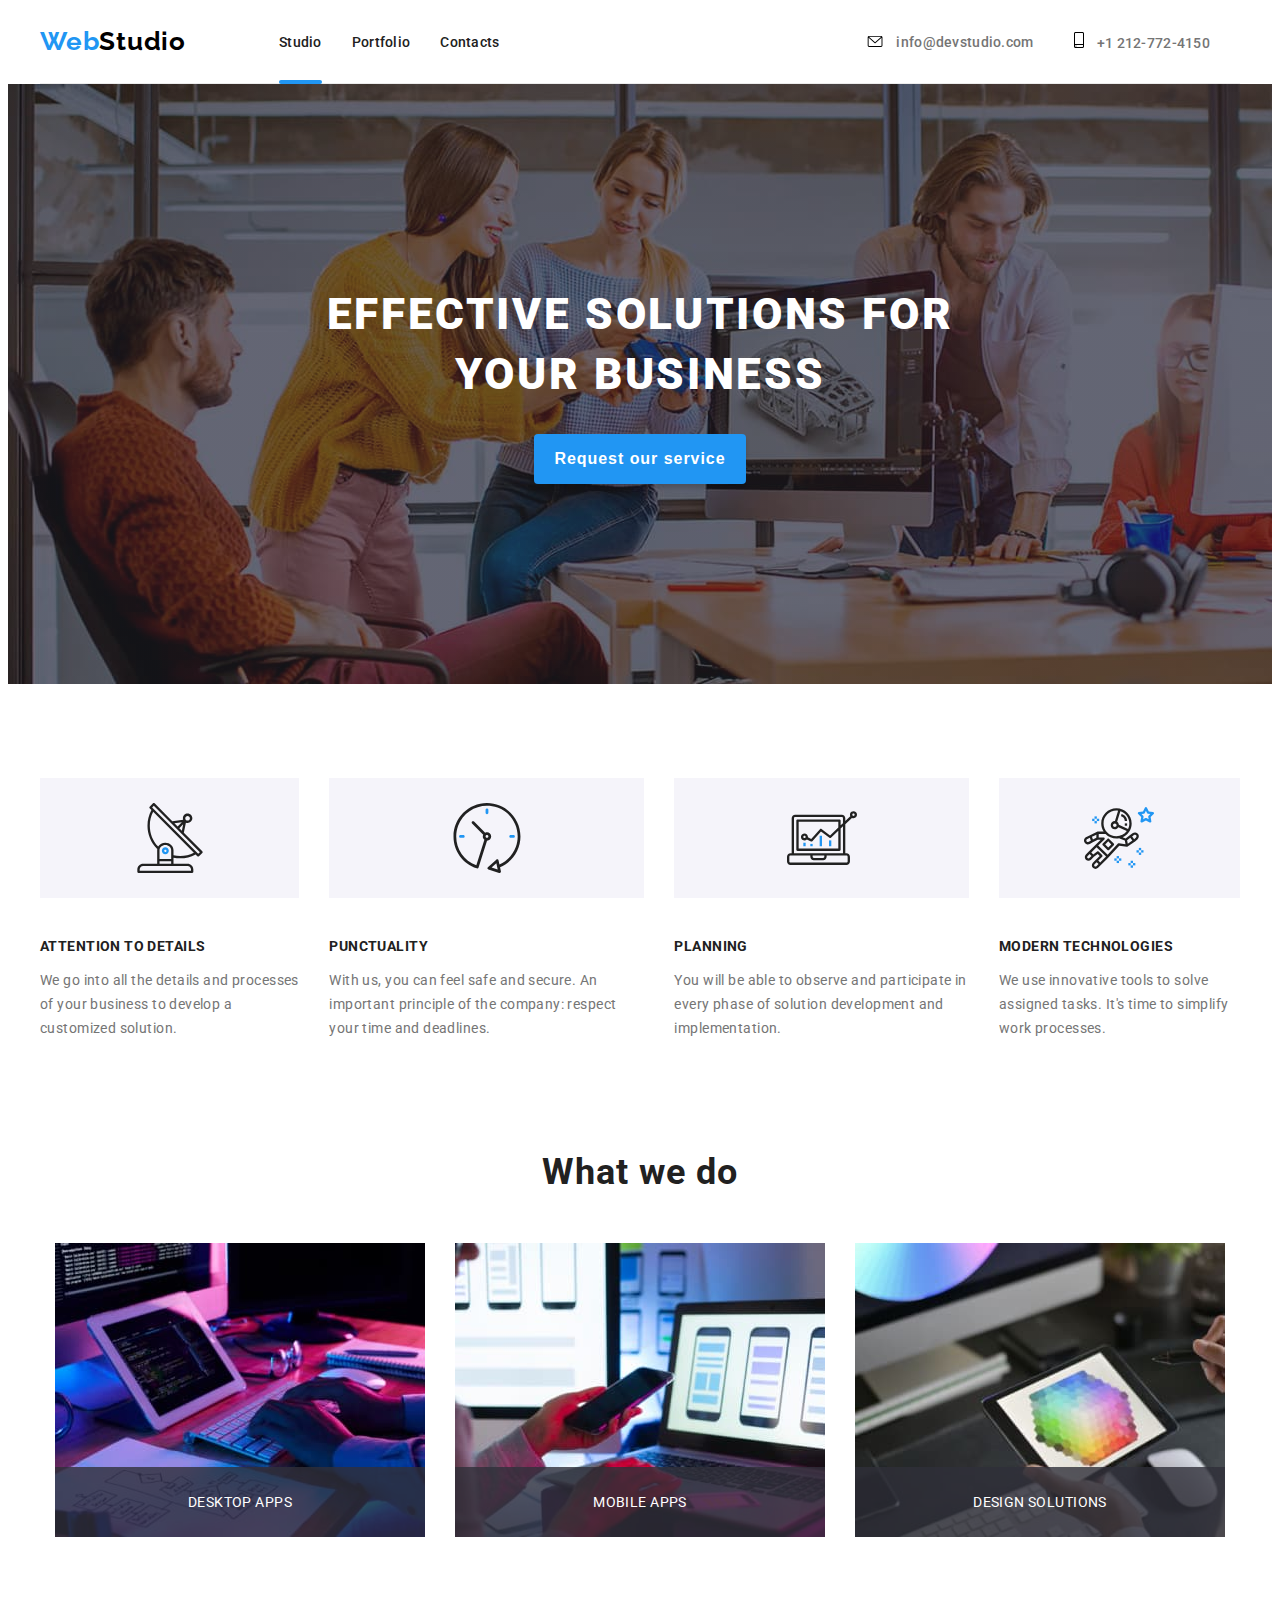
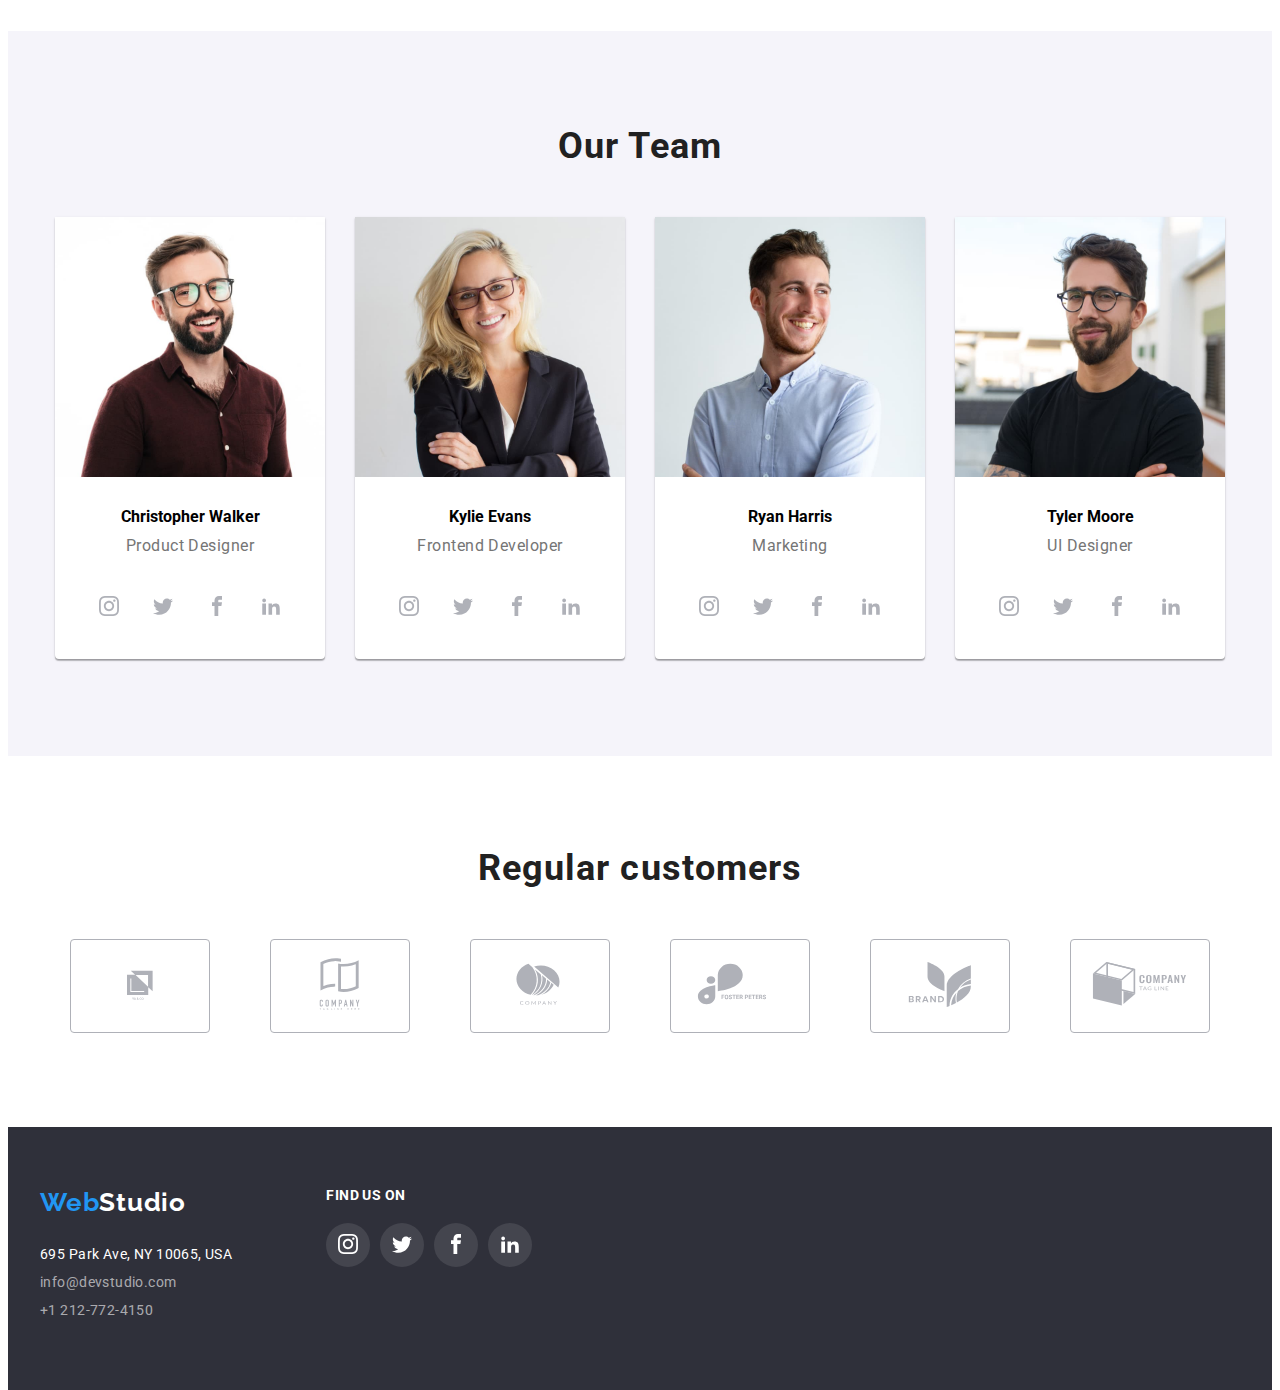
<file: index.html>
<!DOCTYPE html>
<html lang="en">
<head>
    <meta>
    <title>Web Home Studio Project</title>
    <link rel="preconnect" href="https://fonts.googleapis.com">
    <link rel="preconnect" href="https://fonts.gstatic.com" crossorigin>
    <link href="https://fonts.googleapis.com/css2?family=Raleway:wght@700&family=Roboto:wght@400;500;700;900&display=swap" rel="stylesheet">  
    <link rel="stylesheet" href="./css/styles.css">
</head>
<body>
    <div class="modal is-hidden" data-modal>
        <div class="inner-div">
            <button data-modal-close>
                <svg class="modal-icon" width="11" height="11">
                <use href="./images/symbol-defs.svg#icon-Vector">
                </use>
            </svg></button>
            <p></p>
        </div>
    </div>
    <!--HeaderClass-->
    <header class="header">    
        <div class="container">
            <div class="header-navigation">
                <a class="WebStudio-info-header" href="Web">Web<span id="studio1">Studio</span></a>
                <nav class="nav-link">
                    <ul class="header-left">
                        <li><a class="page-link-a" href="./index.html">Studio</a></li>
                        <li><a class="page-link" href="./portofolio.html">Portfolio</a></li>
                        <li><a class="page-link" href="Contacts">Contacts</a></li>
                    </ul>
                    <ul class="header-right">
                        <li class="header-right-envelope">
                            <a class="contact-link" href="mailto:info@devstudio.com">
                                <svg class="header-icons" width="16" height="12">
                                    <use href="./images/symbol-defs.svg#icon-envelope"></use>
                                </svg>
                                info@devstudio.com
                            </a>
                        </li>
                        <li class="header-right-phone">
                            <a class="contact-link" href="tel:+1 212-772-4150">
                                <svg class="header-icons" width="10" height="16">
                                    <use href="./images/symbol-defs.svg#icon-smartphone"></use>
                                </svg> 
                                +1 212-772-4150
                            </a>
                        </li>
                    </ul>
                </nav>   
            </div>
         </div>
     </header>
    <main>
        <!--OurMottoSection-->
        <div class="head-background">
        <section class="head section">
            <div class="container">
                <h1 class="head-title">EFFECTIVE SOLUTIONS FOR YOUR BUSINESS</h1>
                <button data-modal-open class="head-button" type="button">Request our service</button>
            </div>
        </section>
        </div>
        <!--OurQualities-->
        <section class="section">
            <div class="container">
                <ul class="our-description">
                    <li class="our-every-description">
                        <a href="#">
                            <svg width="70" height="70">
                                <use href="./images/symbol-defs.svg#icon-antenna-1"></use>
                            </svg>
                        </a>
                        <h3 class="title" >ATTENTION TO DETAILS</h3>
                        <p class="description">We go into all the details and processes of your business to develop a customized solution.</p>
                    </li>
                    <li class="our-every-description">
                        <a href="#">
                            <svg width="70" height="70">
                                <use href="./images/symbol-defs.svg#icon-clock-1"></use>
                            </svg>
                        </a>
                        <h3 class="title" >PUNCTUALITY</h3>
                        <p class="description">With us, you can feel safe and secure. An important principle of the company: respect your time and deadlines.</p>
                    </li>
                    <li class="our-every-description">
                        <a href="#">
                            <svg width="70" height="70">
                                <use href="./images/symbol-defs.svg#icon-diagram-1"></use>
                            </svg>
                        </a>
                        <h3 class="title" >PLANNING</h3>
                        <p class="description">You will be able to observe and participate in every phase of solution development and implementation.</p>
                    </li>
                    <li class="our-every-description">
                        <a href="#">
                            <svg width="70" height="70">
                                <use href="./images/symbol-defs.svg#icon-astronaut-1"></use>
                            </svg>
                        </a>
                        <h3 class="title" >MODERN TECHNOLOGIES</h3>
                        <p class="description">We use innovative tools to solve assigned tasks. It's time to simplify work processes.</p>
                    </li>
                </ul>
            </div>
        </section>
        </div>
        <!--WhatWeDoSection-->
        <section class="what-we-do section">
            <div class="container">
                <h2 class="title-what-we-do">What we do</h2>
                <ul class="what-we-do-img">
                    <li class="what-we-do-exemple">
                        <img src="./images/Tablet and comp 1.jpg" alt="Tablet and comp 1" width="370" height="294">
                        <p class="what-we-do-description">DESKTOP APPS</p>
                    </li>
                    <li class="what-we-do-exemple">
                        <img src="./images/Tablet and comp 2.jpg" alt="Tablet and comp 2" width="370" height="294">
                        <p class="what-we-do-description">MOBILE APPS</p>
                    </li>
                    <li class="what-we-do-exemple">
                        <img src="./images/Tablet and comp 3.jpg" alt="Tablet and comp 3" width="370" height="294">
                        <p class="what-we-do-description">DESIGN SOLUTIONS</p>
                    </li>
                </ul>
            </div>
        </section>
        </div>
        <!--OurTeamSection-->
        <section class="section-our-team section">
            <div class="container">
                <h2 class="title-our-team">Our Team</h2>
                <ul class="our-team">
                    <li class="card-team">
                        <img class="img-team" src="./images/Christopher Walker-2.jpg" alt="Christopher Walker" width="270" height="260">
                        <h3 class="title-team">Christopher Walker</h3>
                        <p class="description-team">Product Designer</p>
                        <div class="social-media-icons">
                            <ul class="social-media-icons-list">
                                <li class="icon-list-item">
                                    <a href="#">
                                    <svg width="20" height="20" fill="#AFB1B8">
                                        <use href="./images/symbol-defs.svg#icon-instagram"></use>
                                    </svg>
                                </a></li>
                                <li class="icon-list-item">
                                    <a href="#">
                                    <svg width="20" height="20" fill="#AFB1B8">
                                        <use href="./images/symbol-defs.svg#icon-twitter"></use>
                                    </svg>
                                </a></li>
                                <li class="icon-list-item">
                                    <a href="#">
                                    <svg width="20" height="20" fill="#AFB1B8">
                                        <use href="./images/symbol-defs.svg#icon-facebook"></use>
                                    </svg>
                                </a></li>
                                <li class="icon-list-item">
                                    <a href="#">
                                    <svg width="20" height="20" fill="#AFB1B8">
                                        <use href="./images/symbol-defs.svg#icon-linkedin2"></use>
                                    </svg>
                                </a></li>
                            </ul>
                        </div>
                    </li>
                    <li class="card-team">
                        <img class="img-team" src="./images/Kylie Evans-2.jpg" alt="Kylie Evans" width="270" height="260">
                        <h3 class="title-team">Kylie Evans</h3>
                        <p class="description-team">Frontend Developer</p>
                        <div class="social-media-icons">
                            <ul class="social-media-icons-list">
                                <li class="icon-list-item">
                                    <a href="#">
                                    <svg width="20" height="20" fill="#AFB1B8">
                                        <use href="./images/symbol-defs.svg#icon-instagram"></use>
                                    </svg>
                                </a></li>
                                <li class="icon-list-item">
                                    <a href="#">
                                    <svg width="20" height="20" fill="#AFB1B8">
                                        <use href="./images/symbol-defs.svg#icon-twitter"></use>
                                    </svg>
                                </a></li>
                                <li class="icon-list-item">
                                    <a href="#">
                                    <svg width="20" height="20" fill="#AFB1B8">
                                        <use href="./images/symbol-defs.svg#icon-facebook"></use>
                                    </svg>
                                </a></li>
                                <li class="icon-list-item">
                                    <a href="#">
                                    <svg width="20" height="20" fill="#AFB1B8">
                                        <use href="./images/symbol-defs.svg#icon-linkedin2"></use>
                                    </svg>
                                </a></li>
                            </ul>
                        </div>
                    </li>
                    <li class="card-team">
                        <img class="img-team" src="./images/Ryan Harris-2.jpg" alt="Ryan Harris" width="270" height="260">
                        <h3 class="title-team">Ryan Harris</h3>
                        <p class="description-team">Marketing</p>
                        <div class="social-media-icons">
                            <ul class="social-media-icons-list">
                                <li class="icon-list-item">
                                    <a href="#">
                                    <svg width="20" height="20" fill="#AFB1B8">
                                        <use href="./images/symbol-defs.svg#icon-instagram"></use>
                                    </svg>
                                </a></li>
                                <li class="icon-list-item">
                                    <a href="#">
                                    <svg width="20" height="20" fill="#AFB1B8">
                                        <use href="./images/symbol-defs.svg#icon-twitter"></use>
                                    </svg>
                                </a></li>
                                <li class="icon-list-item">
                                    <a href="#">
                                    <svg width="20" height="20" fill="#AFB1B8">
                                        <use href="./images/symbol-defs.svg#icon-facebook"></use>
                                    </svg>
                                </a></li>
                                <li class="icon-list-item">
                                    <a href="#">
                                    <svg width="20" height="20" fill="#AFB1B8">
                                        <use href="./images/symbol-defs.svg#icon-linkedin2"></use>
                                    </svg>
                                </a></li>
                            </ul>
                        </div>
                    </li>
                    <li class="card-team">
                        <img class="img-team" src="./images/Tyler Moore-2.jpg" alt="Tyler Moore" width="270" height="260">
                        <h3 class="title-team">Tyler Moore</h3>
                        <p class="description-team">UI Designer</p>
                        <div class="social-media-icons">
                            <ul class="social-media-icons-list">
                                <li class="icon-list-item">
                                    <a href="#">
                                    <svg width="20" height="20" fill="#AFB1B8">
                                        <use href="./images/symbol-defs.svg#icon-instagram"></use>
                                    </svg>
                                </a></li>
                                <li class="icon-list-item">
                                    <a href="#">
                                    <svg width="20" height="20" fill="#AFB1B8">
                                        <use href="./images/symbol-defs.svg#icon-twitter"></use>
                                    </svg>
                                </a></li>
                                <li class="icon-list-item">
                                    <a href="#">
                                    <svg width="20" height="20" fill="#AFB1B8">
                                        <use href="./images/symbol-defs.svg#icon-facebook"></use>
                                    </svg>
                                </a></li>
                                <li class="icon-list-item">
                                    <a href="#">
                                    <svg width="20" height="20" fill="#AFB1B8">
                                        <use href="./images/symbol-defs.svg#icon-linkedin2"></use>
                                    </svg>
                                </a></li>
                            </ul>
                        </div>
                    </li>
                </ul>
            </div>
        </section>
        </div>
        <!--RegularCustomers-->
        <div class="regular-customers">
            <div class="container">
                <h2 class="title-regular-customers">Regular customers</h2>
                <ul class="regular-customers-list">
                    <li class="card-regular-customers"><a href="#">
                        <svg width="106" height="60" fill="#AFB1B8">
                            <use href="./images/symbol-defs.svg#icon-Client-1"></use>
                        </svg>
                    </a></li>
                    <li class="card-regular-customers"><a href="#">
                        <svg width="106" height="60" fill="#AFB1B8">
                            <use href="./images/symbol-defs.svg#icon-Logo"></use>
                        </svg>
                    </a></li>
                    <li class="card-regular-customers"><a href="#">
                        <svg width="106" height="60" fill="#AFB1B8">
                            <use href="./images/symbol-defs.svg#icon-Logo-1"></use>
                        </svg>
                    </a></li>
                    <li class="card-regular-customers"><a href="#">
                        <svg width="106" height="60" fill="#AFB1B8">
                            <use href="./images/symbol-defs.svg#icon-Logo-2"></use>
                        </svg>
                    </a></li>
                    <li class="card-regular-customers"><a href="#">
                        <svg width="106" height="60" fill="#AFB1B8">
                            <use href="./images/symbol-defs.svg#icon-Logo-3"></use>
                        </svg>
                    </a></li>
                    <li class="card-regular-customers"><a href="#">
                        <svg width="106" height="60" fill="#AFB1B8">
                            <use href="./images/symbol-defs.svg#icon-Logo-4"></use>
                        </svg>
                    </a></li>
                </ul>
            </div>
        </div>
    </main>
    <!--FooterSection-->
    <footer class="footer">
        <div class="container">
            <div class="footer-navigation">
                <div class="left-footer">
                    <a class="WebStudio-info-footer bottom-webstudio" href="Web">Web<span id="studio2">Studio</span></a>
                    <address>
                        <ul class="adress-footer-list">
                            <li class="footer-adress"><a class="adress-link-footer" href="695 Park Ave, NY 10065, USA">695 Park Ave, NY 10065, USA</a></li>
                            <li class="footer-adress"><a class="contact-link-footer" href="mailto:info@devstudio.com">info@devstudio.com</a></li>
                            <li class="footer-adress"><a class="contact-link-footer" href="tel:+1 212-772-4150">+1 212-772-4150</a></li>
                        </ul>
                    </address>
                </div>
                <div class="social-media-icons-footer right-footer">
                    <p class="find-us-on">FIND US ON</p>
                    <ul class="social-media-icons-list-footer">
                        <li class="icon-list-item-footer">
                            <a href="#">
                            <svg width="20" height="20" fill="white">
                                <use href="./images/symbol-defs.svg#icon-instagram"></use>
                            </svg>
                        </a></li>
                        <li class="icon-list-item-footer">
                            <a href="#">
                            <svg width="20" height="20" fill="white">
                                <use href="./images/symbol-defs.svg#icon-twitter"></use>
                            </svg>
                        </a></li>
                        <li class="icon-list-item-footer">
                            <a href="#">
                            <svg width="20" height="20" fill="white">
                                <use href="./images/symbol-defs.svg#icon-facebook"></use>
                            </svg>
                        </a></li>
                        <li class="icon-list-item-footer">
                            <a href="#">
                            <svg width="20" height="20" fill="white">
                                <use href="./images/symbol-defs.svg#icon-linkedin2"></use>
                            </svg>
                        </a></li>
                    </ul>
                </div>
            </div>
        </div>        
    </footer>
    <script src="./js/modal.js"></script>
</body>
</html>
</file>
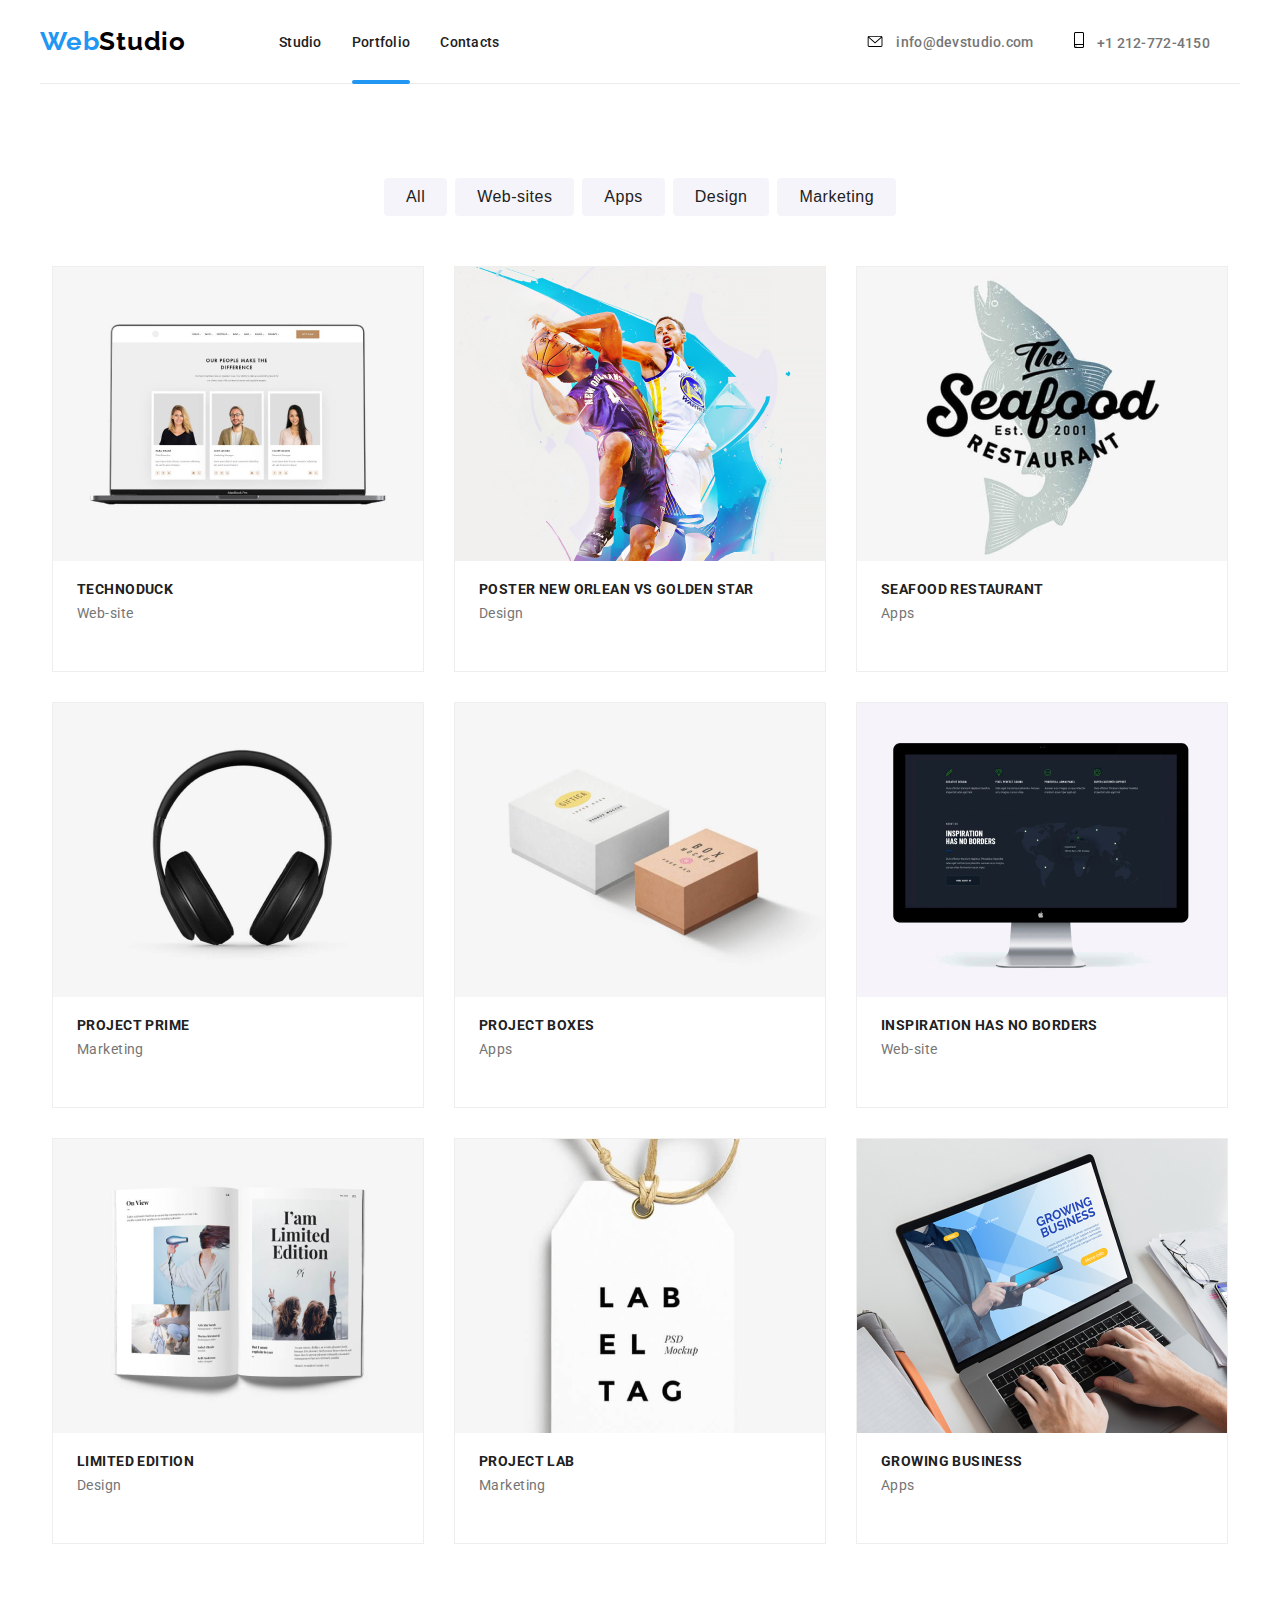
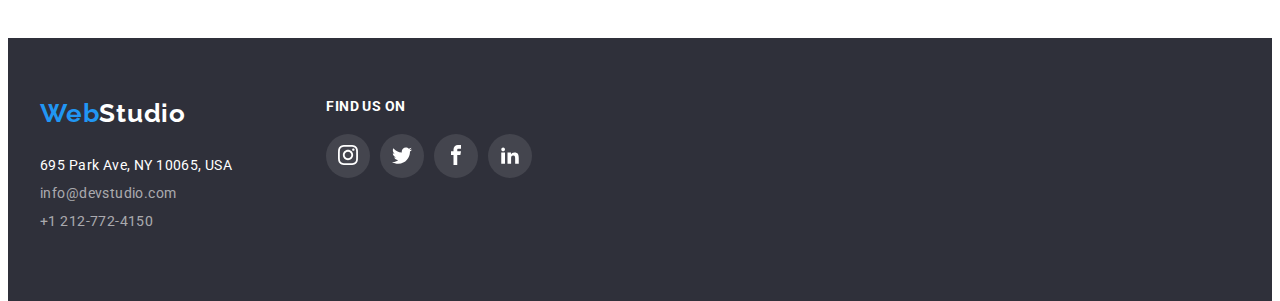
<file: portofolio.html>
<!DOCTYPE html>
<html lang="en">
<head>
    <meta>
    <title>Web Home Studio Project</title>
    <link rel="preconnect" href="https://fonts.googleapis.com">
    <link rel="preconnect" href="https://fonts.gstatic.com" crossorigin>
    <link href="https://fonts.googleapis.com/css2?family=Raleway:wght@700&family=Roboto:wght@400;500;700;900&display=swap" rel="stylesheet">  
    <link rel="stylesheet" href="./css/styles.css">
</head>
<body>
    <!--HeaderClass-->
    <header class="header">    
        <div class="container">
            <div class="header-navigation">
                <a class="WebStudio-info-header" href="Web">Web<span id="studio1">Studio</span></a>
                <nav class="nav-link">
                    <ul class="header-left">
                        <li><a class="page-link" href="./index.html">Studio</a></li>
                        <li><a class="page-link-a" href="./portofolio.html">Portfolio</a></li>
                        <li><a class="page-link" href="Contacts">Contacts</a></li>
                    </ul>
                    <ul class="header-right">
                        <li class="header-right-envelope">
                            <a class="contact-link" href="mailto:info@devstudio.com">
                                <svg class="header-icons" width="16" height="12">
                                    <use href="./images/symbol-defs.svg#icon-envelope"></use>
                                </svg>
                                info@devstudio.com
                            </a>
                        </li>
                        <li class="header-right-phone">
                            <a class="contact-link" href="tel:+1 212-772-4150">
                                <svg class="header-icons" width="10" height="16">
                                    <use href="./images/symbol-defs.svg#icon-smartphone"></use>
                                </svg> 
                                +1 212-772-4150
                            </a>
                        </li>
                    </ul>
                </nav>   
            </div>
         </div>
     </header>
    <main>
        <!--OurProjectsSection-->
        <section class="section-portofolio">
            <div class="container">
                <ul class="button-projects">
                    <li><button class="button" type="button">All</button></li>
                    <li><button class="button" type="button">Web-sites</button></li>
                    <li><button class="button" type="button">Apps</button></li>
                    <li><button class="button" type="button">Design</button></li>
                    <li><button class="button" type="button">Marketing</button></li>
                </ul>
                <ul class="portofolio">
                    <li class="card-portofolio">
                        <div class="card-portofolio-upper">
                            <div class="overlay">Technoduck is a state-of-the-art coronavirus distribution platform. Companies use this platform for digital espionage and attacks on competitors' secure servers.</div>
                            <img class="image-portofolio" src="./images/img-1.jpg" alt="">
                        </div>
                        <div class="card-portofolio-lower">
                            <h3 class="title" >Technoduck</h3>
                            <p class="description" >Web-site</p>
                        </div>
                    </li>
                    <li class="card-portofolio">
                        <div class="card-portofolio-upper">
                            <div class="overlay">Technoduck is a state-of-the-art coronavirus distribution platform. Companies use this platform for digital espionage and attacks on competitors' secure servers.</div>
                            <img class="image-portofolio" src="./images/img-2.jpg" alt="">
                        </div>
                        <div class="card-portofolio-lower">
                            <h3 class="title" >Poster New Orlean vs Golden Star</h3>
                            <p class="description">Design</p>
                        </div>
                    </li>
                    <li class="card-portofolio">
                        <div class="card-portofolio-upper">
                            <div class="overlay">Technoduck is a state-of-the-art coronavirus distribution platform. Companies use this platform for digital espionage and attacks on competitors' secure servers.</div>
                            <img class="image-portofolio" src="./images/img-3.jpg" alt="">
                        </div>
                        <div class="card-portofolio-lower">
                           <h3 class="title" >Seafood Restaurant</h3>
                           <p class="description">Apps</p>
                        </div>
                    </li>
                    <li class="card-portofolio">
                        <div class="card-portofolio-upper">
                            <div class="overlay">Technoduck is a state-of-the-art coronavirus distribution platform. Companies use this platform for digital espionage and attacks on competitors' secure servers.</div>
                            <img class="image-portofolio" src="./images/img-4.jpg" alt="">
                         </div>
                         <div class="card-portofolio-lower">
                            <h3 class="title" >Project Prime</h3>
                            <p class="description">Marketing</p>
                        </div>
                    </li>
                    <li class="card-portofolio">
                        <div class="card-portofolio-upper">
                            <div class="overlay">Technoduck is a state-of-the-art coronavirus distribution platform. Companies use this platform for digital espionage and attacks on competitors' secure servers.</div>
                            <img class="image-portofolio" src="./images/img-5.jpg" alt="">
                        </div>
                        <div class="card-portofolio-lower">
                            <h3 class="title" >Project Boxes</h3>
                            <p class="description">Apps</p>
                        </div>
                    </li>
                    <li class="card-portofolio">
                        <div class="card-portofolio-upper">
                            <div class="overlay">Technoduck is a state-of-the-art coronavirus distribution platform. Companies use this platform for digital espionage and attacks on competitors' secure servers.</div>
                            <img class="image-portofolio" src="./images/img-6.jpg" alt="">
                        </div>
                        <div class="card-portofolio-lower">
                            <h3 class="title" >Inspiration has no Borders</h3>
                            <p class="description">Web-site</p>
                        </div>
                    </li>
                    <li class="card-portofolio">
                        <div class="card-portofolio-upper">
                            <div class="overlay">Technoduck is a state-of-the-art coronavirus distribution platform. Companies use this platform for digital espionage and attacks on competitors' secure servers.</div>
                            <img class="image-portofolio" src="./images/img-7.jpg" alt="">
                        </div>
                        <div class="card-portofolio-lower">
                            <h3 class="title" >Limited Edition</h3>
                            <p class="description">Design</p>
                        </div>
                    </li>
                    <li class="card-portofolio">
                        <div class="card-portofolio-upper">
                            <div class="overlay">Technoduck is a state-of-the-art coronavirus distribution platform. Companies use this platform for digital espionage and attacks on competitors' secure servers.</div>
                            <img class="image-portofolio" src="./images/img-8.jpg" alt="">
                        </div>
                        <div class="card-portofolio-lower">
                            <h3 class="title" >Project LAB</h3>
                            <p class="description">Marketing</p>
                        </div>
                    </li>
                    <li class="card-portofolio">
                        <div class="card-portofolio-upper">
                            <div class="overlay">Technoduck is a state-of-the-art coronavirus distribution platform. Companies use this platform for digital espionage and attacks on competitors' secure servers.</div>
                            <img class="image-portofolio" src="./images/img-9.jpg" alt="">
                        </div>
                        <div class="card-portofolio-lower">
                            <h3 class="title" >Growing Business</h3>
                            <p class="description">Apps</p>
                        </div>
                    </li>
                </ul>
            </div>
        </section>
    </main>
    <!--FooterSection-->
    <footer class="footer">
        <div class="container">
            <div class="footer-navigation">
                <div class="left-footer">
                    <a class="WebStudio-info-footer bottom-webstudio" href="Web">Web<span id="studio2">Studio</span></a>
                    <address>
                        <ul class="adress-footer-list">
                            <li class="footer-adress"><a class="adress-link-footer" href="695 Park Ave, NY 10065, USA">695 Park Ave, NY 10065, USA</a></li>
                            <li class="footer-adress"><a class="contact-link-footer" href="mailto:info@devstudio.com">info@devstudio.com</a></li>
                            <li class="footer-adress"><a class="contact-link-footer" href="tel:+1 212-772-4150">+1 212-772-4150</a></li>
                        </ul>
                    </address>
                </div>
                <div class="social-media-icons-footer right-footer">
                    <p class="find-us-on">FIND US ON</p>
                    <ul class="social-media-icons-list-footer">
                        <li class="icon-list-item-footer">
                            <a href="#">
                            <svg width="20" height="20" fill="white">
                                <use href="./images/symbol-defs.svg#icon-instagram"></use>
                            </svg>
                        </a></li>
                        <li class="icon-list-item-footer">
                            <a href="#">
                            <svg width="20" height="20" fill="white">
                                <use href="./images/symbol-defs.svg#icon-twitter"></use>
                            </svg>
                        </a></li>
                        <li class="icon-list-item-footer">
                            <a href="#">
                            <svg width="20" height="20" fill="white">
                                <use href="./images/symbol-defs.svg#icon-facebook"></use>
                            </svg>
                        </a></li>
                        <li class="icon-list-item-footer">
                            <a href="#">
                            <svg width="20" height="20" fill="white">
                                <use href="./images/symbol-defs.svg#icon-linkedin2"></use>
                            </svg>
                        </a></li>
                    </ul>
                </div>
            </div>
        </div>        
    </footer>
</body>
</html>
</file>
<file: css/styles.css>
html {
    font-family: 'Roboto';
    font-style: normal;
    font-size: 14px;
}

li {
    list-style: none;
    text-decoration: none;
}

.container {
    width: 1200px;
    margin: 0px auto;
}

.section {
    /* padding: 94px 0px 0px 0px; */
    margin: 0px;
    margin: 0px auto;
}

.header-navigation { 
    background-color: white;
    font-weight: 500;
    line-height: 16px;
    letter-spacing: 0.02em;
    display: flex;
    justify-content: space-between;
    width: 100%;
    align-items: center;
    border-bottom: 1px solid #ECECEC;
}

.modal {
    background: rgba(0, 0, 0, 0.2);
    position: fixed;
    width: 100%;
    height: 100%;
    z-index: 1;
    display: flex;
    justify-content: center;
    align-items: center;
    transition: opacity 250ms linear;
}

.is-hidden {
    visibility: hidden;
    opacity: 0;
}

.inner-div {
    width: 528px;
    height: 581px;
    left: 536px;
    top: 221px;
    background: #FFFFFF;
    box-shadow: 0px 1px 3px rgba(0, 0, 0, 0.12), 0px 1px 1px rgba(0, 0, 0, 0.14), 0px 2px 1px rgba(0, 0, 0, 0.2);
    border-radius: 4px;
    transition: 250ms cubic-bezier(0.4, 0, 0.2, 1);
}
.inner-div > button {
    left: 490px;
    top: 8px;
    position: relative;
    padding: 0px;
    width: 30px;
    height: 30px;
    background: white;
    border: 1px solid rgba(0, 0, 0, 0.1);
    border-radius: 50%;
    /* position: absolute;
    width: 18px;
    height: 18px;
    left: 1032px;
    top: 235px; */
}

.modal-icon {
    
}

.nav-link {
    display: flex;
    flex-grow: 1;
    align-items: center;
    justify-content: space-between;
}

.header-left {
    display: flex;
    align-items: center;
    padding-inline-start: 0px;
    padding: 32px 0px;
}

.header-left :hover {
    color: #2196F3;
    cursor: pointer;
    transition: 250ms cubic-bezier(0.4, 0, 0.2, 1);
}

.header-left > li {
    padding-right: 30px;
}

.page-link {
    color: #212121;
    text-decoration: none;
}

.contact-link {
    color: #757575;
    text-decoration: none;
    padding-left: 10px;
}

.contact-link:hover {
    color:#2196F3;
    cursor: pointer;
    border: none;
    transition: 250ms cubic-bezier(0.4, 0, 0.2, 1);
}

.header-right-envelope svg:hover {
    fill: #2196F3;
}

.header-right-phone svg:hover {
    fill: #2196F3;
}

.WebStudio-info-header {
    font-family: 'Raleway';
    font-style: normal;
    font-weight: 700;
    font-size: 26px;
    line-height: 31px;
    letter-spacing: 0.03em;
    color: #2196F3;
    text-decoration: none;
    padding: 0 93px 0 0;
}

#studio1 {
    color: black;
  }
 
.header-right {
    color: #757575;
}

.header-right {
    display: flex;
    align-items: center;
    padding-inline-start: 0px;
    padding: 32px 0px;
}

.header-right-envelope {
    display: flex;
    /* padding-right: 10px; */
}

.header-right-phone {
    display: flex;
}

.header-icons {
    padding-right: 10px;
}

/*
.header-wright :hover {
    color:#2196F3;
    cursor: pointer;
    border: none;
} */

.header-right > li {
    padding-right: 30px;
}

.head-background {
    background-image: linear-gradient(rgba(47, 48, 58, 0.4) 180%, #C4C4C4 300%), url(../images/backgroung-Img.jpg);
    background-repeat: no-repeat;
    background-size: cover;
    height: 600px;
}

.head {
    /* background-color: #2F303A; */
}

.head-title {
    font-weight: 900;
    font-size: 44px;
    line-height: 60px;
    text-align: center;
    letter-spacing: 0.06em;
    text-transform: uppercase;
    color: #FFFFFF;
    width: 696px;
    padding-bottom: 30px;
    margin-inline-start: auto;
    margin-inline-end: auto;
    padding-top: 200px;
}

.head-button {
    height: 50px;
    background:  #2196F3;
    border-radius: 4px;
    box-shadow: 0px 4px 4px rgba(0, 0, 0, 0.15);
    cursor: pointer;
    font-weight: 700;
    font-size: 16px;
    line-height: 30px;
    display: flex;
    letter-spacing: 0.06em;
    color: #FFFFFF;
    border: none;
    padding: 0px 20px;
    margin-inline-start: auto;
    margin-inline-end: auto;
    justify-content: center;
    align-items: center;
}

.our-description {
    display: flex;
    gap: 30px;
    padding-top: 94px;
}

.our-every-description {
    display: flex;
    flex-direction: column;
    gap: 10px;
}

.our-description a {
    background-color: #F5F4FA;
    align-items: center;
    height: 120px;
    display: flex;
    justify-content: center;
    margin-bottom: 30px;
    }

.section-portofolio {
    display: flex;
    flex-direction: column;
    padding-top: 94px;
    padding-bottom: 94px;
}

.button-projects {
    list-style: none;
    border-radius: 4px;
    cursor: pointer;
    display: flex;
    justify-content: center;
    gap: 8px;
    height: 38px;
    padding-bottom: 50px;
}

.button {
    height: 38px;
    background: #F5F4FA;
    border-radius: 4px;
    cursor: pointer;
    font-weight: 500;
    font-size: 16px;
    line-height: 26px;
    text-align: center;
    letter-spacing: 0.03em;
    color: #212121;
    border: none;
    padding: 6px 22px 6px 22px;
}

.button:hover {
    color: #2196F3;
    cursor: pointer;
    border: none;
    width: auto;
    height: 38px;
    color: white;
    background: #2196F3;
    box-shadow: 0px 3px 1px rgba(0, 0, 0, 0.1), 0px 1px 2px rgba(0, 0, 0, 0.08), 0px 2px 2px rgba(0, 0, 0, 0.12);
    border-radius: 4px;
    transition: 250ms cubic-bezier(0.4, 0, 0.2, 1);
}

.portofolio {
    display: flex;
    justify-content: center;
    flex-wrap: wrap;
    gap: 30px;
}

.card-portofolio {
    flex-basis: 370px;
    height: 404px;
}

.card-portofolio:hover {
    box-shadow: 0px 1px 1px rgba(0, 0, 0, 0.12), 0px 4px 4px rgba(0, 0, 0, 0.06), 1px 4px 6px rgba(0, 0, 0, 0.16);
    cursor: pointer;
}

.overlay {
    font-weight: 400;
    font-size: 18px;
    line-height: 28px;
    letter-spacing: 0.03em;
    position: absolute;
    top: 0;
    left: 0;
    height: 294px;
    color: white;
    background: rgba(33, 150, 243, 0.9);
    overflow: hidden;
    transform: translatey(101%);
    transition: 250ms cubic-bezier(0.4, 0, 0.2, 1);
    padding: 63px 24px 91px 24px;
}

.card-portofolio-upper {
    position: relative;
    overflow: hidden;
    width: 370px;
    height: 294px;
    margin-left: auto;
    margin-right: auto;
}

.card-portofolio-upper:hover .overlay {
    transform: translateY(0px);
}

.card-portofolio-lower {
    padding: 20px 24px;
}

.portofolio > li {
    border: 1px solid #EEEEEE;
}

.card-portofolio > h3 {
   padding: 20px 0px 4px 24px;
}

.card-portofolio > p {
    padding-left: 24px;
}

.image-portofolio {
    width: 370px; 
    height: 294px;
}

.title {
    font-weight: 700;
    font-size: 14px;
    line-height: 16px;
    letter-spacing: 0.03em;
    text-transform: uppercase;
    color: #212121;
    padding-bottom: 4px;
}

.what-we-do {
    display: flex;
    flex-direction: column;
    align-items: center;
    padding-bottom: 94px;
}

.title-what-we-do {
    /* margin-top: 44px; */
    padding-top: 91px;
    font-weight: 700;
    font-size: 36px;
    line-height: 42px;
    letter-spacing: 0.03em;
    color: #212121;
    padding-bottom: 50px;
    display: flex;
    justify-content: center;
}

.what-we-do-img {
    display: flex;
    gap: 30px;
    justify-content: center;
}

.what-we-do-exemple {
    display: flex;
    flex-direction: column-reverse;
}

.what-we-do-description {
    position: absolute;
    width: 370px;
    height: 70px;
    background: rgba(47, 48, 58, 0.8);
    color: white;
    letter-spacing: 0.03em;
    text-transform: uppercase;
    justify-content: center;
    display: flex;
    align-items: center;
    box-sizing: border-box;
}

.section-our-team {
    background-color: #F5F4FA;
    display: flex;
    flex-direction: column;
    align-items: center;
}

.title-our-team {
    font-weight: 700;
    font-size: 36px;
    line-height: 42px;
    letter-spacing: 0.03em;
    color: #212121;
    padding-bottom: 50px;
    display: flex;
    justify-content: center;
    padding-top: 94px;
}

.our-team {
    display: flex;
    gap: 30px;
    display: flex;
    justify-content: center;
    margin-bottom: 97px;
}

.card-team {
    display: flex;
    flex-direction: column;
    align-items: center;
    background: #FFFFFF;
    box-shadow: 0px 1px 3px rgba(0, 0, 0, 0.12), 0px 1px 1px rgba(0, 0, 0, 0.14), 0px 2px 1px rgba(0, 0, 0, 0.2);
    border-radius: 0px 0px 4px 4px;
}

.img-team {
    padding-bottom: 30px;
}

.description-team {
    font-weight: 400;
    font-size: 16px;
    line-height: 19px;
    letter-spacing: 0.03em;
    color: #757575;
    padding-bottom: 30px;
}

.title-team {
    padding-bottom: 10px;
}

.social-media-icons {
    display: flex;
}

.social-media-icons-list {
    display: flex;
    text-decoration: none;
    width: 206px;
    justify-content: space-between;
    color: #AFB1B8;
}

.social-media-icons-list a:hover {
    color: white;
}

.icon-list-item {
    height: 44px;
    width: 44px;
    background-color: #FFFFFF;
    border-radius: 50%;
    display: flex;
    justify-content: center;
    align-items: center;
    margin-bottom: 30px;
}

.icon-list-item:hover {
    background-color: #2196F3;
    transition: 250ms cubic-bezier(0.4, 0, 0.2, 1);
}

.icon-list-item svg:hover {
    fill: white;
    transition: 250ms cubic-bezier(0.4, 0, 0.2, 1);
}

.description {
    font-weight: 400;
    font-size: 14px;
    line-height: 24px;
    letter-spacing: 0.03em;
    color: #757575;
    padding-bottom: 20px;
}

.regular-customers {
    display: flex;
    flex-direction: column;
    align-items: center;
}

.title-regular-customers {
    font-weight: 700;
    font-size: 36px;
    line-height: 42px;
    text-align: center;
    letter-spacing: 0.03em;
    color: #212121;
    margin-top: 91px;
}

.regular-customers-list {
    display: flex;
    justify-content: center;
    align-items: center;
}

.card-regular-customers {
    width: 170px;
    height: 92px;
    border: 1px solid #AFB1B8;
    border-radius: 4px;
    margin: 50px 30px 94px 30px;
    display: flex;
    align-items: center;
    justify-content: center;
}

.card-regular-customers svg:hover {
    fill: #2196f3;
    transition: 250ms cubic-bezier(0.4, 0, 0.2, 1);
}

.card-regular-customers:hover {
    border-color: #2196f3;
    transition: 250ms cubic-bezier(0.4, 0, 0.2, 1);
}

.footer {
    background-color: #2F303A;
    display: flex;
    flex-direction: column;
    padding: 60px 0px;
}

.footer-navigation {
    display: flex;
}

.left-footer {
    display: flex;
    flex-direction: column;
}

.bottom-webstudio{
    position: relative;
}

#studio2 {
    color: white;
  }

.adress-footer-list {
    list-style: none;
    display: flex;
    flex-direction: column;
    padding-inline-start: 0px;
    padding-top: 28px;
}

.adress-footer-list :hover {
    color: #2196F3;
    transition: 250ms cubic-bezier(0.4, 0, 0.2, 1);
}

.footer-adress {
    padding-bottom: 12px;
}

.WebStudio-info-footer {
    font-family: 'Raleway';
    font-style: normal;
    font-weight: 700;
    font-size: 26px;
    line-height: 31px;
    letter-spacing: 0.03em;
    color: #2196F3;
    text-decoration: none;
}

.adress-link-footer {
    font-weight: 400;
    line-height: 16px;
    letter-spacing: 0.03em;
    color: #FFFFFF;
    text-decoration: none;
    font-style: normal;
}

.contact-link-footer {
    font-weight: 400;
    line-height: 16px;
    letter-spacing: 0.03em;
    color: rgba(255, 255, 255, 0.6);
    text-decoration: none;
    font-style: normal;
    }

.find-us-on {
    font-weight: 700;
    line-height: 16px;
    letter-spacing: 0.03em;
    text-transform: uppercase;
    color: #FFFFFF;
    padding-bottom: 20px;
}

.social-media-icons-list-footer {
    display: flex;
    justify-content: space-between;
}

.social-media-icons-list-footer a:hover {
    color: white;
}

.icon-list-item-footer {
    height: 44px;
    width: 44px;
    background-color: rgba(255, 255, 255, 0.1);
    border-radius: 50%;
    display: flex;
    justify-content: center;
    align-items: center;
    margin-bottom: 30px;
    /* color: #FFFFFF; */
}

.icon-list-item-footer > svg {
    color: white;
}

.icon-list-item-footer:hover {
    background-color: #2196F3;
    transition: 250ms cubic-bezier(0.4, 0, 0.2, 1);
}

* {
    margin-block-start: auto;
    margin-block-end: auto;
    padding-inline-start: 0px;
}

.right-footer {
    height: 80px;
    padding-left: 94px;
    display: flex;
    flex-direction: column;
    margin-block-start: 0px;
    width: 206px;
}

.page-link-a {
    position: relative;
    color: #212121;
    text-decoration: none;
}

.page-link-a::after {
    content: "";
    position: absolute;
    width: 100%;
    height: 4px;
    background: #2196f3;
    border-radius: 2px;
    top: 46px;
    transition: 250ms cubic-bezier(0.4, 0, 0.2, 1);
    left: 0px;
}
</file>
